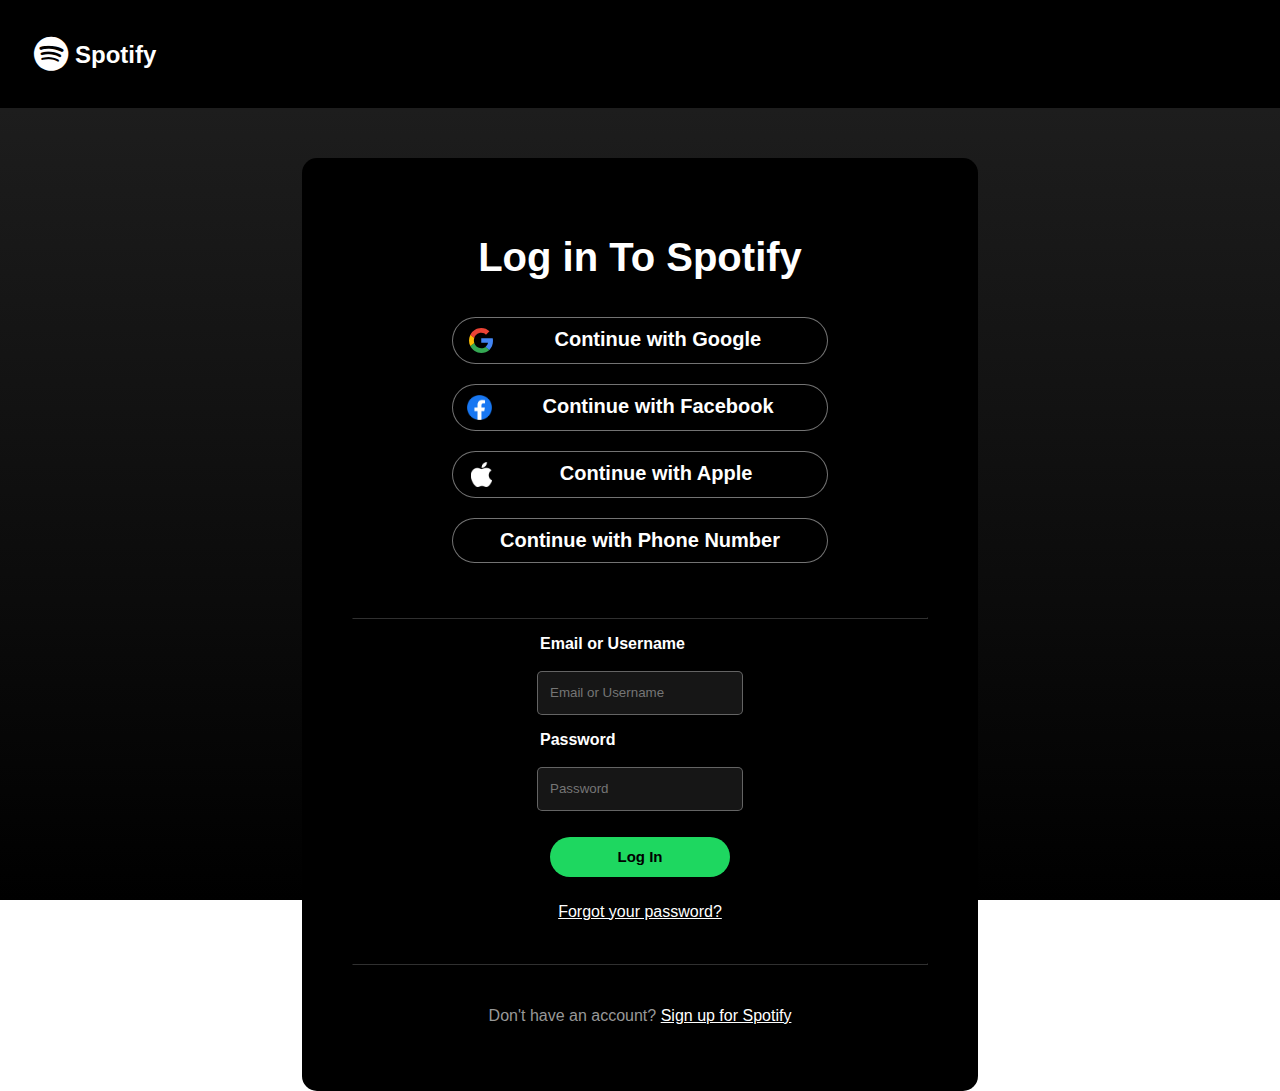
<file: index.html>
<!DOCTYPE html>
<html lang="en">
<head>
    <meta charset="UTF-8">
    <meta name="viewport" content="width=device-width, initial-scale=1.0">
    <meta name="google-site-verification" content="poVUBOu0md59F8l12o61GJTy9-2MHgPiS5h1HIIx8is" />
    <title>Log in -Spotify Clone</title>
    <link rel="stylesheet" href="logstyl.css">
    <link rel="icon" type="image/x-icon" href="spotify copy.ico">
    <link rel="stylesheet" href="https://cdnjs.cloudflare.com/ajax/libs/font-awesome/4.7.0/css/font-awesome.min.css">
</head>
<body>
    <header>
        <i style="font-size:40px" class="fa" id="splogo">&#xf1bc;</i>
        <h2 id="sp">Spotify</h2>
    </header>
    <main>
        <h1 id="log"><b>Log in To Spotify</b></h1>
        <div class="loginoptions">
            
            <div class="boxes">
                <img src="GOOG.svg" alt="google logo" height="25px" id="googlog">&nbsp Continue with Google</div>
            <div class="boxes">
                <img src="facebook.png" alt="facebook logo" height="25px" id="facelog">&nbsp Continue with Facebook</div>
            <div class="boxes">
                <img src="apple.png" alt="apple logo" height="25px" id="applelog">&nbsp Continue with Apple</div>
            <div class="boxes">Continue with Phone Number</div>
        </div>
        <br>
        <br>
        
         <hr>
        <form action="#">
            <p class="frm">
                <label for = "email" >Email or Username</label><br>
                <input type="text" id="name" name="name" placeholder="Email or Username"><br>
            </p>
            <p class="frm">
                <label for = "pass" >Password</label><br>
                <input type="password" id="pass" name="pass" placeholder="Password">
            </p>
            <button id="final">Log In</button>
        </form>
        <p><u>Forgot your password?</u></p><br>
        <hr>
        <br>
        <p><span>Don't have an account? </span><u>Sign up for Spotify</u></p>
    </main>
    
</body>
</html>
</file>
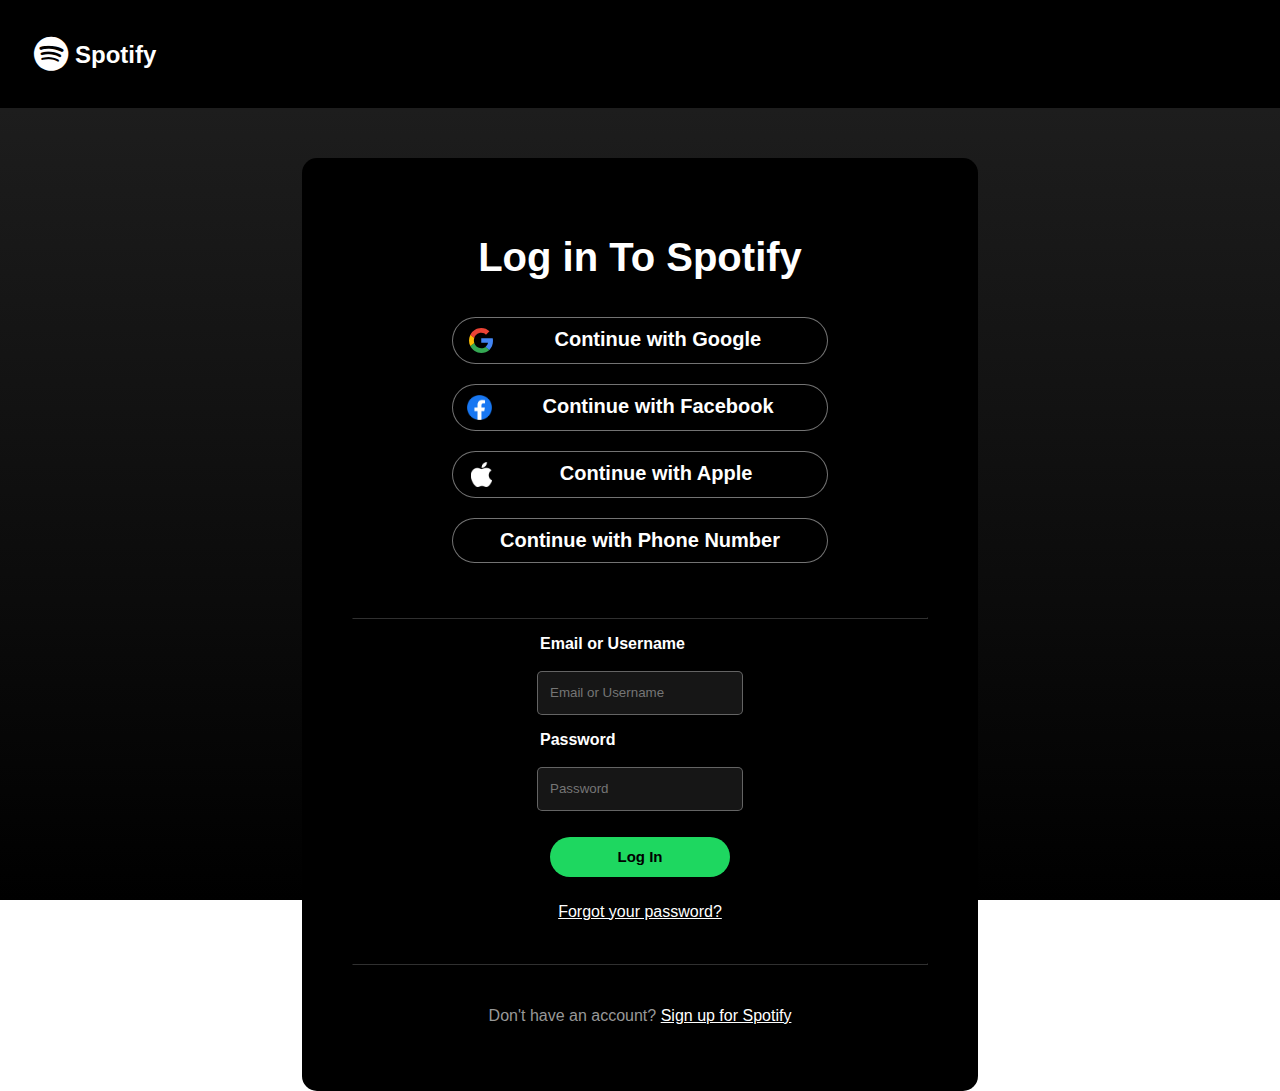
<file: login.html>
<!DOCTYPE html>
<html lang="en">
<head>
    <meta charset="UTF-8">
    <meta name="viewport" content="width=device-width, initial-scale=1.0">
    <title>Log in -Spotify Clone</title>
    <link rel="stylesheet" href="logstyl.css">
    <link rel="icon" type="image/x-icon" href="spotify copy.ico">
    <link rel="stylesheet" href="https://cdnjs.cloudflare.com/ajax/libs/font-awesome/4.7.0/css/font-awesome.min.css">
</head>
<body>
    <header>
        <i style="font-size:40px" class="fa" id="splogo">&#xf1bc;</i>
        <h2 id="sp">Spotify</h2>
    </header>
    <main>
        <h1 id="log"><b>Log in To Spotify</b></h1>
        <div class="loginoptions">
            
            <div class="boxes">
                <img src="GOOG.svg" alt="google logo" height="25px" id="googlog">&nbsp Continue with Google</div>
            <div class="boxes">
                <img src="facebook.png" alt="facebook logo" height="25px" id="facelog">&nbsp Continue with Facebook</div>
            <div class="boxes">
                <img src="apple.png" alt="apple logo" height="25px" id="applelog">&nbsp Continue with Apple</div>
            <div class="boxes">Continue with Phone Number</div>
        </div>
        <br>
        <br>
        
         <hr>
        <form action="#">
            <p class="frm">
                <label for = "email" >Email or Username</label><br>
                <input type="text" id="name" name="name" placeholder="Email or Username"><br>
            </p>
            <p class="frm">
                <label for = "pass" >Password</label><br>
                <input type="password" id="pass" name="pass" placeholder="Password">
            </p>
            <button id="final">Log In</button>
        </form>
        <p><u>Forgot your password?</u></p><br>
        <hr>
        <br>
        <p><span>Don't have an account? </span><u>Sign up for Spotify</u></p>
    </main>
    
</body>
</html>
</file>
<file: logstyl.css>
*{
    font-family: 'Open Sans', sans-serif;
    color:white;
}
body{
    background:repeating-linear-gradient(#212121,black);
    height: 100%;
    background-repeat: no-repeat;
    background-attachment:  fixed;
}
header{
    position: absolute;
    top:0;
    left:0;
    display: flex;
    justify-content: baseline;
    background-color: black;
    width:100%;
    margin:0;
    padding:4px;
    height: 100px;

}

@import url('https://fonts.googleapis.com/css2?family=Open+Sans:wght@600;700&display=swap');

#sp{
    display: inline-block;
    position: relative;
    top:17px;
    left:37px;
    color: white;
}

#log{
    font-size: 40px;
    font-weight: bold;
}

#splogo{
    position: relative;
    top:30px;
    left:30px;
    color: white;
    
}

main {
    background-color: black;
    margin: auto;
    width:45vw;
    border-radius: 15px;
    text-align: center;
    position: relative;
    top:150px;
    padding: 50px;
}

.loginoptions{
    font-size: 20px;
    margin:auto;
    display: flex;
    flex-wrap: wrap;
    justify-content: space-evenly;
}

.boxes{
    width:400px;
    background-color: black;
    margin: 10px 100px;
    padding: 10px ;
    border-radius: 25px;
    font-size: 20px;
    font-weight: 600;
    display: flex;
    justify-content: center;
    border: 1.5px solid #ffffff73 ;
    cursor: pointer;
}

u{
    cursor: pointer;
}
u:hover{
    font-size: 17px;
}
.boxes:hover {
    background-color:#292929;
}
button{
    cursor: pointer;
}
#final:hover{
    background-color: #01ff5a;
}
#googlog{
    position: relative;
    left:-50px;
}
#facelog{
    position: relative;
    left:-39px;
}
#applelog{
    position: relative;
    left:-57px;
}

hr{
    border-color: #4f4f4f9d;
}

::placeholder{
    padding: 10px;
}

input{
    background-color: #161616;
    box-shadow: none;
    border:1px solid rgba(255, 255, 255, 0.339);
    height: 40px;
    width:200px;
    border-radius: 5px;
}

label{
    display: block;
    text-align: left;
    margin: auto;
    width:200px;
    font-weight:bold ;
}

#final{
    background-color:#1ED760 ;
    border:0;
    width:180px;
    height:40px;
    font-weight:bold ;
    color: black;
    font-size: 15px;
    border-radius: 25px;
    margin:10px;
}
span {
    color: #989898;
}
</file>
